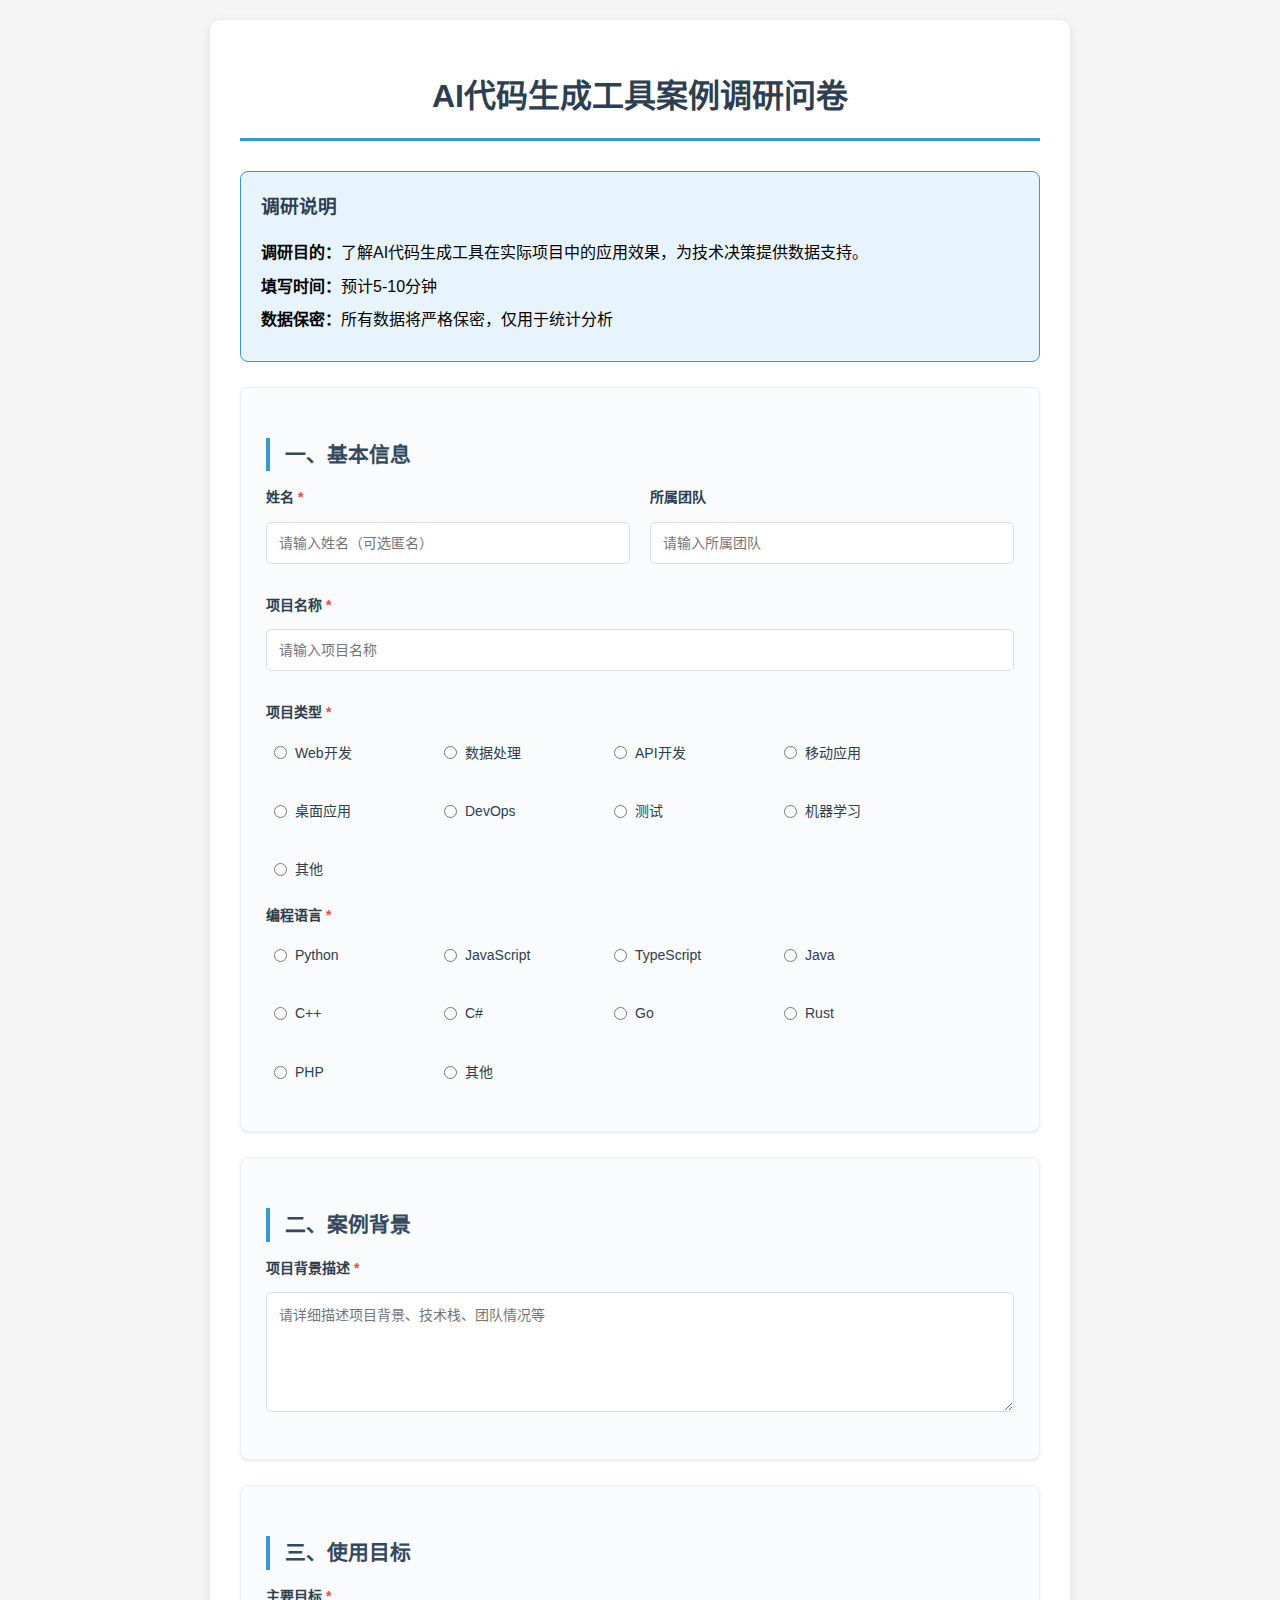
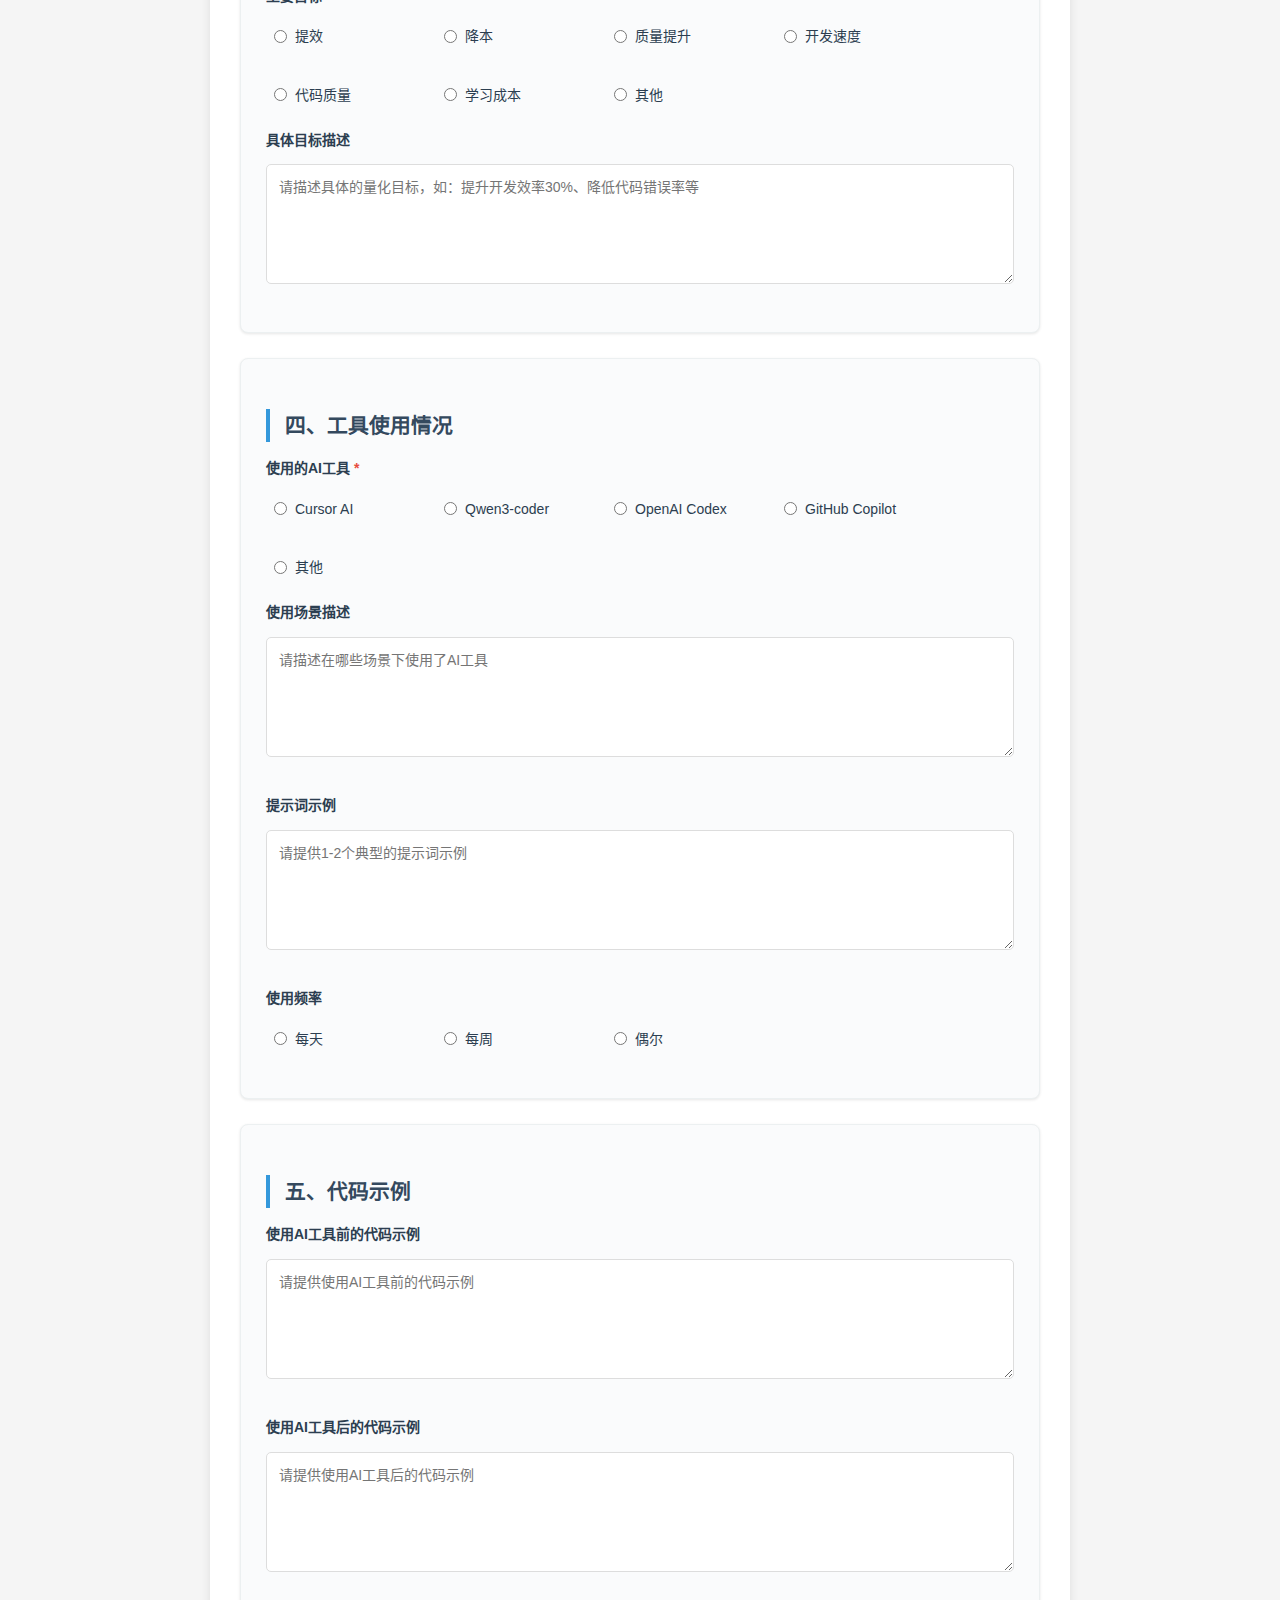
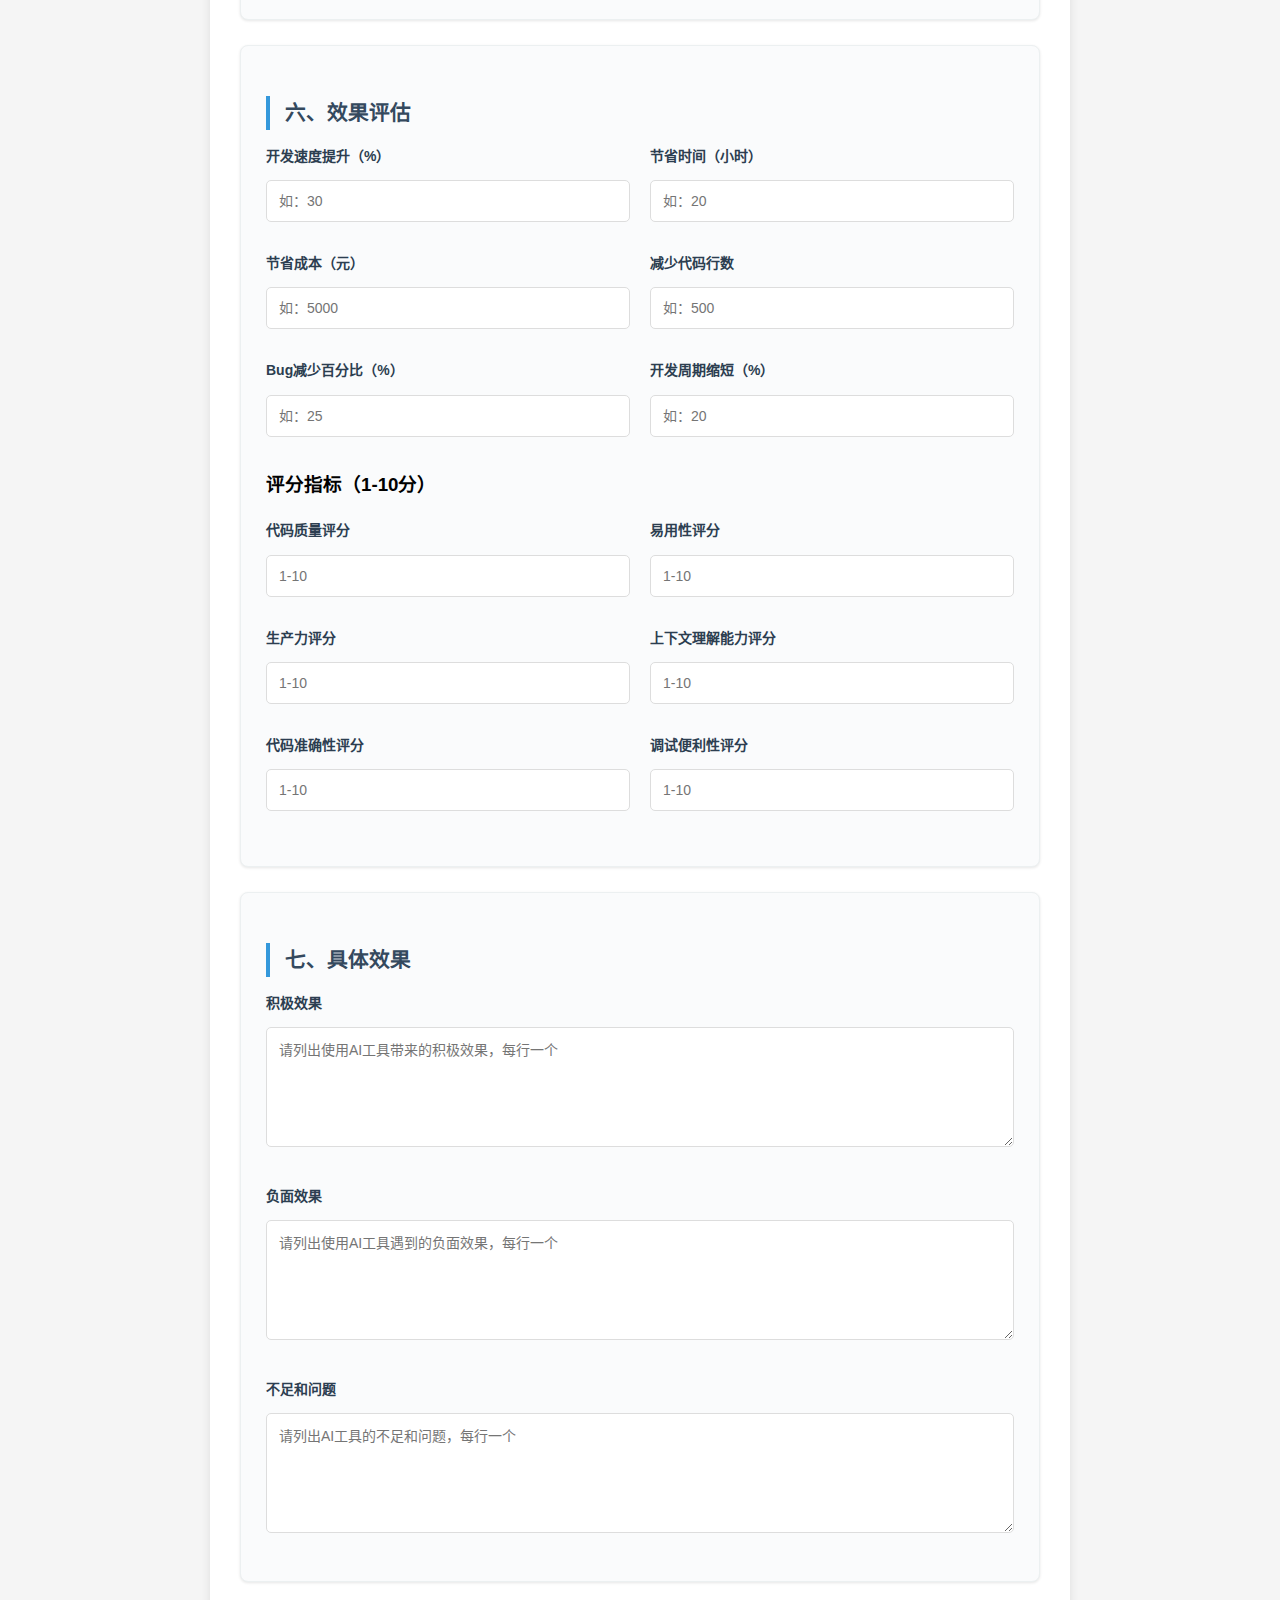
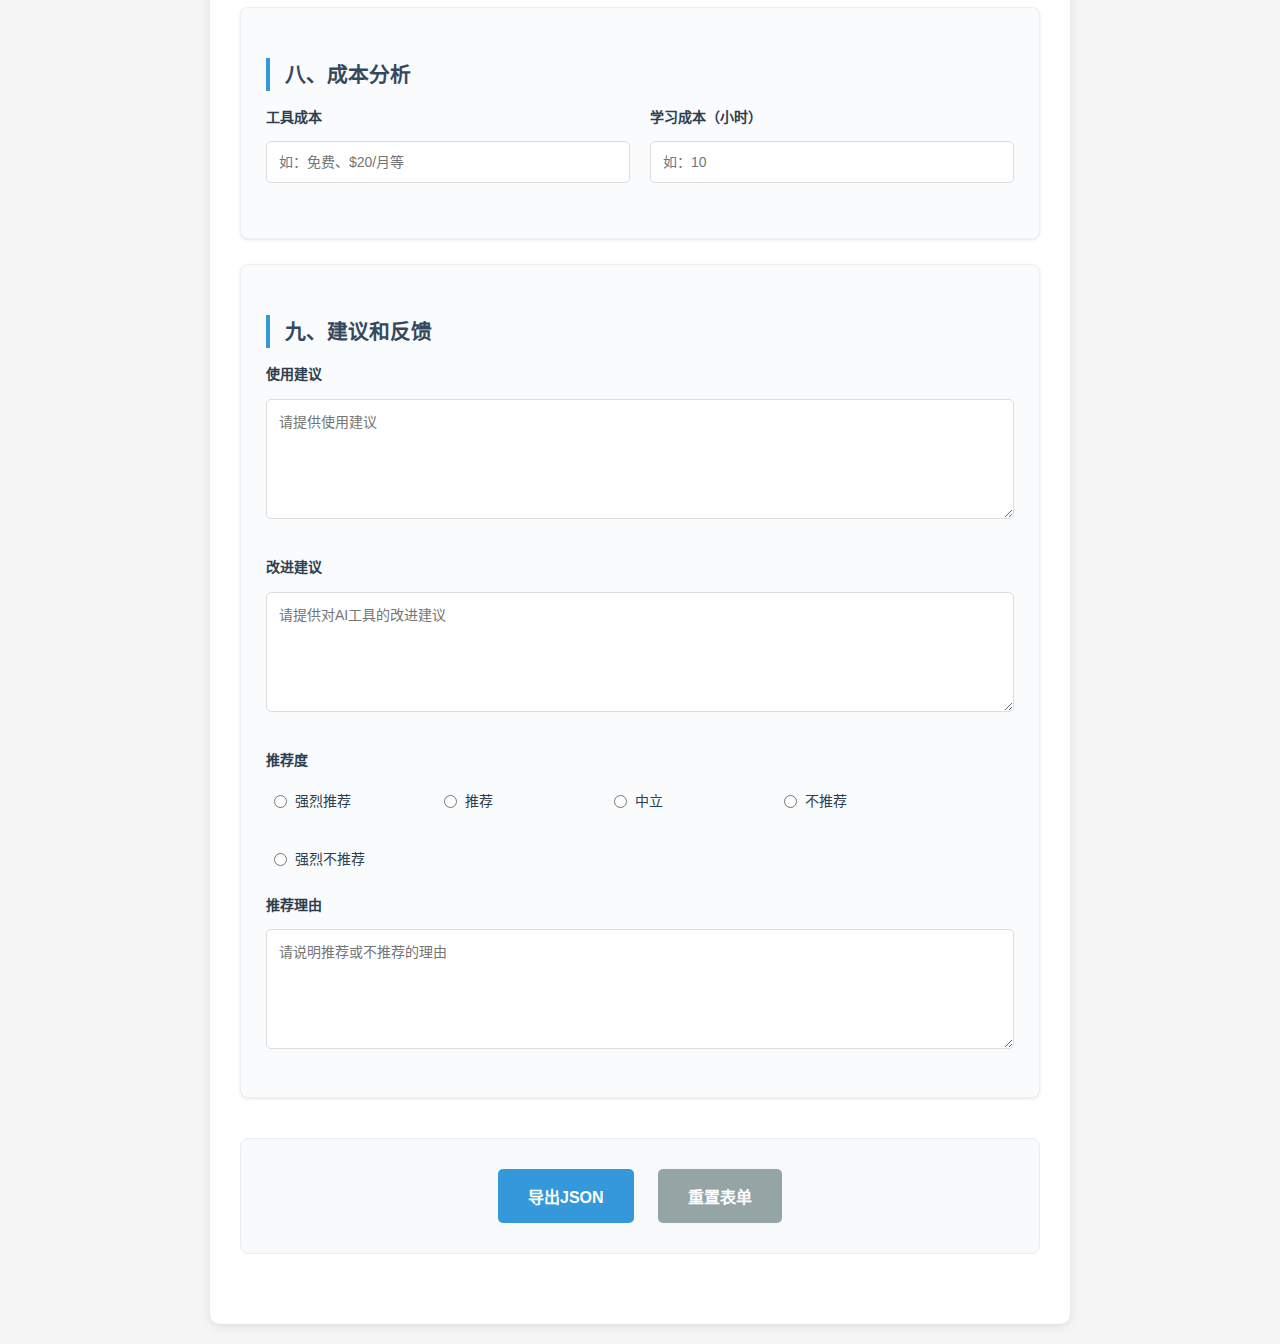
<file: index.html>
<!DOCTYPE html>
<html lang="zh-CN">
<head>
    <meta charset="UTF-8">
    <meta name="viewport" content="width=device-width, initial-scale=1.0">
    <title>AI代码生成工具案例调研问卷</title>
    <style>
        * {
            box-sizing: border-box;
        }
        
        body { 
            font-family: 'Microsoft YaHei', Arial, sans-serif; 
            max-width: 900px; 
            margin: 0 auto; 
            padding: 20px; 
            background-color: #f5f5f5;
            line-height: 1.6;
        }
        
        .container {
            background: white;
            padding: 30px;
            border-radius: 10px;
            box-shadow: 0 2px 10px rgba(0,0,0,0.1);
        }
        
        h1 { 
            color: #2c3e50; 
            text-align: center; 
            border-bottom: 3px solid #3498db; 
            padding-bottom: 15px;
            margin-bottom: 30px;
        }
        
        h2 { 
            color: #34495e; 
            border-left: 4px solid #3498db; 
            padding-left: 15px; 
            margin: 25px 0 15px 0;
            font-size: 1.3em;
        }
        
        .section { 
            border: 1px solid #ecf0f1; 
            margin: 25px 0; 
            padding: 25px; 
            border-radius: 8px; 
            background-color: #fafbfc;
            box-shadow: 0 1px 3px rgba(0,0,0,0.1);
        }
        
        label { 
            display: block; 
            margin: 15px 0 8px 0; 
            font-weight: bold; 
            color: #2c3e50;
            font-size: 14px;
        }
        
        input, select, textarea { 
            width: 100%; 
            padding: 12px; 
            margin: 5px 0 15px 0; 
            border: 1px solid #ddd; 
            border-radius: 5px; 
            font-size: 14px; 
            font-family: inherit;
        }
        
        input:focus, select:focus, textarea:focus {
            outline: none;
            border-color: #3498db;
            box-shadow: 0 0 5px rgba(52, 152, 219, 0.3);
        }
        
        textarea { 
            min-height: 120px; 
            resize: vertical;
            line-height: 1.5;
        }
        
        .radio-group { 
            display: flex; 
            flex-wrap: wrap; 
            gap: 20px; 
            margin: 10px 0 15px 0;
        }
        
        .radio-item { 
            display: flex; 
            align-items: center; 
            gap: 8px;
            min-width: 150px;
            padding: 8px;
            border-radius: 4px;
            transition: background-color 0.2s;
        }
        
        .radio-item:hover {
            background-color: #f8f9fa;
        }
        
        .radio-item input[type="radio"] {
            width: auto;
            margin: 0;
        }
        
        .radio-item label {
            margin: 0;
            font-weight: normal;
            cursor: pointer;
        }
        
        .other-input {
            display: none;
            margin-top: 10px;
            padding: 10px;
            background-color: #f8f9fa;
            border-radius: 5px;
            border: 1px solid #e9ecef;
        }
        
        .other-input.show {
            display: block;
        }
        
        .btn { 
            background: #3498db; 
            color: white; 
            padding: 15px 30px; 
            border: none; 
            border-radius: 5px; 
            cursor: pointer; 
            margin: 10px; 
            font-size: 16px;
            font-weight: bold;
            transition: background-color 0.3s;
            min-width: 120px;
        }
        
        .btn:hover { 
            background: #2980b9; 
            transform: translateY(-1px);
            box-shadow: 0 2px 5px rgba(0,0,0,0.2);
        }
        
        .btn-secondary {
            background: #95a5a6;
        }
        
        .btn-secondary:hover {
            background: #7f8c8d;
        }
        
        .required { 
            color: #e74c3c; 
            font-weight: bold;
        }
        
        .info-box {
            background-color: #e8f4fd;
            border: 1px solid #3498db;
            border-radius: 8px;
            padding: 20px;
            margin: 25px 0;
        }
        
        .info-box h3 {
            margin-top: 0;
            color: #2c3e50;
        }
        
        .info-box p {
            margin: 8px 0;
        }
        
        .button-container {
            text-align: center; 
            margin: 40px 0;
            padding: 20px;
            background-color: #f8f9fa;
            border-radius: 8px;
            border: 1px solid #e9ecef;
        }
        
        .form-row {
            display: flex;
            gap: 20px;
            margin-bottom: 15px;
        }
        
        .form-row > div {
            flex: 1;
        }
        
        .form-row label {
            margin-top: 0;
        }
        
        @media (max-width: 768px) {
            body {
                padding: 10px;
            }
            
            .container {
                padding: 20px;
            }
            
            .section {
                padding: 20px;
            }
            
            .radio-group {
                flex-direction: column;
                gap: 10px;
            }
            
            .form-row {
                flex-direction: column;
                gap: 10px;
            }
            
            .btn {
                width: 100%;
                margin: 5px 0;
            }
        }
    </style>
</head>
<body>
    <div class="container">
        <h1>AI代码生成工具案例调研问卷</h1>
        
        <div class="info-box">
            <h3>调研说明</h3>
            <p><strong>调研目的：</strong>了解AI代码生成工具在实际项目中的应用效果，为技术决策提供数据支持。</p>
            <p><strong>填写时间：</strong>预计5-10分钟</p>
            <p><strong>数据保密：</strong>所有数据将严格保密，仅用于统计分析</p>
        </div>

        <form id="surveyForm">
            <!-- 基本信息 -->
            <div class="section">
                <h2>一、基本信息</h2>
                
                <div class="form-row">
                    <div>
                        <label>姓名 <span class="required">*</span></label>
                        <input type="text" name="collector" placeholder="请输入姓名（可选匿名）" required>
                    </div>
                    <div>
                        <label>所属团队</label>
                        <input type="text" name="team" placeholder="请输入所属团队">
                    </div>
                </div>
                
                <label>项目名称 <span class="required">*</span></label>
                <input type="text" name="project_name" placeholder="请输入项目名称" required>
                
                <label>项目类型 <span class="required">*</span></label>
                <div class="radio-group">
                    <div class="radio-item">
                        <input type="radio" name="project_type" value="Web Development" id="web" required>
                        <label for="web">Web开发</label>
                    </div>
                    <div class="radio-item">
                        <input type="radio" name="project_type" value="Data Processing" id="data">
                        <label for="data">数据处理</label>
                    </div>
                    <div class="radio-item">
                        <input type="radio" name="project_type" value="API Development" id="api">
                        <label for="api">API开发</label>
                    </div>
                    <div class="radio-item">
                        <input type="radio" name="project_type" value="Mobile App" id="mobile">
                        <label for="mobile">移动应用</label>
                    </div>
                    <div class="radio-item">
                        <input type="radio" name="project_type" value="Desktop App" id="desktop">
                        <label for="desktop">桌面应用</label>
                    </div>
                    <div class="radio-item">
                        <input type="radio" name="project_type" value="DevOps" id="devops">
                        <label for="devops">DevOps</label>
                    </div>
                    <div class="radio-item">
                        <input type="radio" name="project_type" value="Testing" id="testing">
                        <label for="testing">测试</label>
                    </div>
                    <div class="radio-item">
                        <input type="radio" name="project_type" value="Machine Learning" id="ml">
                        <label for="ml">机器学习</label>
                    </div>
                    <div class="radio-item">
                        <input type="radio" name="project_type" value="Other" id="other" onchange="toggleOtherInput('project_type_other', this.checked)">
                        <label for="other">其他</label>
                    </div>
                </div>
                <div class="other-input" id="project_type_other">
                    <input type="text" name="project_type_other" placeholder="请指定项目类型">
                </div>
                
                <label>编程语言 <span class="required">*</span></label>
                <div class="radio-group">
                    <div class="radio-item">
                        <input type="radio" name="programming_language" value="Python" id="python" required>
                        <label for="python">Python</label>
                    </div>
                    <div class="radio-item">
                        <input type="radio" name="programming_language" value="JavaScript" id="js">
                        <label for="js">JavaScript</label>
                    </div>
                    <div class="radio-item">
                        <input type="radio" name="programming_language" value="TypeScript" id="ts">
                        <label for="ts">TypeScript</label>
                    </div>
                    <div class="radio-item">
                        <input type="radio" name="programming_language" value="Java" id="java">
                        <label for="java">Java</label>
                    </div>
                    <div class="radio-item">
                        <input type="radio" name="programming_language" value="C++" id="cpp">
                        <label for="cpp">C++</label>
                    </div>
                    <div class="radio-item">
                        <input type="radio" name="programming_language" value="C#" id="csharp">
                        <label for="csharp">C#</label>
                    </div>
                    <div class="radio-item">
                        <input type="radio" name="programming_language" value="Go" id="go">
                        <label for="go">Go</label>
                    </div>
                    <div class="radio-item">
                        <input type="radio" name="programming_language" value="Rust" id="rust">
                        <label for="rust">Rust</label>
                    </div>
                    <div class="radio-item">
                        <input type="radio" name="programming_language" value="PHP" id="php">
                        <label for="php">PHP</label>
                    </div>
                    <div class="radio-item">
                        <input type="radio" name="programming_language" value="Other" id="lang_other" onchange="toggleOtherInput('programming_language_other', this.checked)">
                        <label for="lang_other">其他</label>
                    </div>
                </div>
                <div class="other-input" id="programming_language_other">
                    <input type="text" name="programming_language_other" placeholder="请指定编程语言">
                </div>
            </div>

            <!-- 案例背景 -->
            <div class="section">
                <h2>二、案例背景</h2>
                <label>项目背景描述 <span class="required">*</span></label>
                <textarea name="case_background" placeholder="请详细描述项目背景、技术栈、团队情况等" required></textarea>
            </div>

            <!-- 使用目标 -->
            <div class="section">
                <h2>三、使用目标</h2>
                <label>主要目标 <span class="required">*</span></label>
                <div class="radio-group">
                    <div class="radio-item">
                        <input type="radio" name="primary_objective" value="Efficiency" id="efficiency" required>
                        <label for="efficiency">提效</label>
                    </div>
                    <div class="radio-item">
                        <input type="radio" name="primary_objective" value="Cost Reduction" id="cost">
                        <label for="cost">降本</label>
                    </div>
                    <div class="radio-item">
                        <input type="radio" name="primary_objective" value="Quality Improvement" id="quality">
                        <label for="quality">质量提升</label>
                    </div>
                    <div class="radio-item">
                        <input type="radio" name="primary_objective" value="Development Speed" id="speed">
                        <label for="speed">开发速度</label>
                    </div>
                    <div class="radio-item">
                        <input type="radio" name="primary_objective" value="Code Quality" id="code_quality">
                        <label for="code_quality">代码质量</label>
                    </div>
                    <div class="radio-item">
                        <input type="radio" name="primary_objective" value="Learning Cost" id="learning">
                        <label for="learning">学习成本</label>
                    </div>
                    <div class="radio-item">
                        <input type="radio" name="primary_objective" value="Other" id="obj_other" onchange="toggleOtherInput('primary_objective_other', this.checked)">
                        <label for="obj_other">其他</label>
                    </div>
                </div>
                <div class="other-input" id="primary_objective_other">
                    <input type="text" name="primary_objective_other" placeholder="请指定主要目标">
                </div>
                
                <label>具体目标描述</label>
                <textarea name="specific_goals" placeholder="请描述具体的量化目标，如：提升开发效率30%、降低代码错误率等"></textarea>
            </div>

            <!-- 工具使用 -->
            <div class="section">
                <h2>四、工具使用情况</h2>
                <label>使用的AI工具 <span class="required">*</span></label>
                <div class="radio-group">
                    <div class="radio-item">
                        <input type="radio" name="tool_used" value="Cursor AI" id="cursor" required>
                        <label for="cursor">Cursor AI</label>
                    </div>
                    <div class="radio-item">
                        <input type="radio" name="tool_used" value="Qwen3-coder" id="qwen">
                        <label for="qwen">Qwen3-coder</label>
                    </div>
                    <div class="radio-item">
                        <input type="radio" name="tool_used" value="OpenAI Codex" id="codex">
                        <label for="codex">OpenAI Codex</label>
                    </div>
                    <div class="radio-item">
                        <input type="radio" name="tool_used" value="GitHub Copilot" id="copilot">
                        <label for="copilot">GitHub Copilot</label>
                    </div>
                    <div class="radio-item">
                        <input type="radio" name="tool_used" value="Other" id="tool_other" onchange="toggleOtherInput('tool_used_other', this.checked)">
                        <label for="tool_other">其他</label>
                    </div>
                </div>
                <div class="other-input" id="tool_used_other">
                    <input type="text" name="tool_used_other" placeholder="请指定AI工具名称">
                </div>
                
                <label>使用场景描述</label>
                <textarea name="usage_scenario" placeholder="请描述在哪些场景下使用了AI工具"></textarea>
                
                <label>提示词示例</label>
                <textarea name="prompt_example" placeholder="请提供1-2个典型的提示词示例"></textarea>
                
                <label>使用频率</label>
                <div class="radio-group">
                    <div class="radio-item">
                        <input type="radio" name="usage_frequency" value="Daily" id="daily">
                        <label for="daily">每天</label>
                    </div>
                    <div class="radio-item">
                        <input type="radio" name="usage_frequency" value="Weekly" id="weekly">
                        <label for="weekly">每周</label>
                    </div>
                    <div class="radio-item">
                        <input type="radio" name="usage_frequency" value="Occasionally" id="occasionally">
                        <label for="occasionally">偶尔</label>
                    </div>
                </div>
            </div>

            <!-- 代码示例 -->
            <div class="section">
                <h2>五、代码示例</h2>
                <label>使用AI工具前的代码示例</label>
                <textarea name="code_example_before" placeholder="请提供使用AI工具前的代码示例"></textarea>
                
                <label>使用AI工具后的代码示例</label>
                <textarea name="code_example_after" placeholder="请提供使用AI工具后的代码示例"></textarea>
            </div>

            <!-- 效果评估 -->
            <div class="section">
                <h2>六、效果评估</h2>
                <div class="form-row">
                    <div>
                        <label>开发速度提升（%）</label>
                        <input type="number" name="development_speed_improvement" placeholder="如：30" min="0" max="1000">
                    </div>
                    <div>
                        <label>节省时间（小时）</label>
                        <input type="number" name="time_saved_hours" placeholder="如：20" min="0">
                    </div>
                </div>
                
                <div class="form-row">
                    <div>
                        <label>节省成本（元）</label>
                        <input type="number" name="cost_saved_yuan" placeholder="如：5000" min="0">
                    </div>
                    <div>
                        <label>减少代码行数</label>
                        <input type="number" name="lines_of_code_reduced" placeholder="如：500" min="0">
                    </div>
                </div>
                
                <div class="form-row">
                    <div>
                        <label>Bug减少百分比（%）</label>
                        <input type="number" name="bug_reduction_percentage" placeholder="如：25" min="0" max="100">
                    </div>
                    <div>
                        <label>开发周期缩短（%）</label>
                        <input type="number" name="development_cycle_reduction" placeholder="如：20" min="0" max="100">
                    </div>
                </div>
                
                <h3>评分指标（1-10分）</h3>
                <div class="form-row">
                    <div>
                        <label>代码质量评分</label>
                        <input type="number" name="code_quality_rating" min="1" max="10" placeholder="1-10">
                    </div>
                    <div>
                        <label>易用性评分</label>
                        <input type="number" name="ease_of_use_rating" min="1" max="10" placeholder="1-10">
                    </div>
                </div>
                
                <div class="form-row">
                    <div>
                        <label>生产力评分</label>
                        <input type="number" name="productivity_rating" min="1" max="10" placeholder="1-10">
                    </div>
                    <div>
                        <label>上下文理解能力评分</label>
                        <input type="number" name="context_understanding" min="1" max="10" placeholder="1-10">
                    </div>
                </div>
                
                <div class="form-row">
                    <div>
                        <label>代码准确性评分</label>
                        <input type="number" name="code_accuracy" min="1" max="10" placeholder="1-10">
                    </div>
                    <div>
                        <label>调试便利性评分</label>
                        <input type="number" name="debugging_ease" min="1" max="10" placeholder="1-10">
                    </div>
                </div>
            </div>

            <!-- 具体效果 -->
            <div class="section">
                <h2>七、具体效果</h2>
                <label>积极效果</label>
                <textarea name="positive_effects" placeholder="请列出使用AI工具带来的积极效果，每行一个"></textarea>
                
                <label>负面效果</label>
                <textarea name="negative_effects" placeholder="请列出使用AI工具遇到的负面效果，每行一个"></textarea>
                
                <label>不足和问题</label>
                <textarea name="limitations" placeholder="请列出AI工具的不足和问题，每行一个"></textarea>
            </div>

            <!-- 成本分析 -->
            <div class="section">
                <h2>八、成本分析</h2>
                <div class="form-row">
                    <div>
                        <label>工具成本</label>
                        <input type="text" name="tool_cost" placeholder="如：免费、$20/月等">
                    </div>
                    <div>
                        <label>学习成本（小时）</label>
                        <input type="number" name="learning_cost_hours" placeholder="如：10" min="0">
                    </div>
                </div>
            </div>

            <!-- 建议和反馈 -->
            <div class="section">
                <h2>九、建议和反馈</h2>
                <label>使用建议</label>
                <textarea name="suggestions" placeholder="请提供使用建议"></textarea>
                
                <label>改进建议</label>
                <textarea name="improvement_ideas" placeholder="请提供对AI工具的改进建议"></textarea>
                
                <label>推荐度</label>
                <div class="radio-group">
                    <div class="radio-item">
                        <input type="radio" name="recommend" value="Strongly Recommend" id="strong_rec">
                        <label for="strong_rec">强烈推荐</label>
                    </div>
                    <div class="radio-item">
                        <input type="radio" name="recommend" value="Recommend" id="rec">
                        <label for="rec">推荐</label>
                    </div>
                    <div class="radio-item">
                        <input type="radio" name="recommend" value="Neutral" id="neutral">
                        <label for="neutral">中立</label>
                    </div>
                    <div class="radio-item">
                        <input type="radio" name="recommend" value="Not Recommend" id="not_rec">
                        <label for="not_rec">不推荐</label>
                    </div>
                    <div class="radio-item">
                        <input type="radio" name="recommend" value="Strongly Not Recommend" id="strong_not_rec">
                        <label for="strong_not_rec">强烈不推荐</label>
                    </div>
                </div>
                
                <label>推荐理由</label>
                <textarea name="recommend_reason" placeholder="请说明推荐或不推荐的理由"></textarea>
            </div>

            <!-- 按钮 -->
            <div class="button-container">
                <button type="button" class="btn" onclick="exportJSON()">导出JSON</button>
                <button type="button" class="btn btn-secondary" onclick="resetForm()">重置表单</button>
            </div>
        </form>
    </div>

    <script>
        function toggleOtherInput(inputId, show) {
            const inputElement = document.getElementById(inputId);
            if (show) {
                inputElement.classList.add('show');
            } else {
                inputElement.classList.remove('show');
                inputElement.querySelector('input').value = '';
            }
        }

        function getFormData() {
            const form = document.getElementById('surveyForm');
            const formData = new FormData(form);
            const data = {};
            
            for (let [key, value] of formData.entries()) {
                if (value.trim() !== '') {
                    data[key] = value;
                }
            }
            
            // 处理"其他"选项
            const otherMappings = {
                'project_type_other': 'project_type',
                'programming_language_other': 'programming_language',
                'primary_objective_other': 'primary_objective',
                'tool_used_other': 'tool_used'
            };
            
            for (let [otherKey, mainKey] of Object.entries(otherMappings)) {
                if (data[otherKey]) {
                    data[mainKey] = data[otherKey];
                    delete data[otherKey];
                }
            }
            
            // 处理数组字段
            const arrayFields = ['positive_effects', 'negative_effects', 'limitations'];
            arrayFields.forEach(field => {
                if (data[field]) {
                    data[field] = data[field].split('\n').filter(line => line.trim() !== '');
                }
            });
            
            // 添加时间戳
            data.id = new Date().toISOString().replace(/[-:]/g, '').split('.')[0];
            data.collection_date = new Date().toISOString().replace('T', ' ').split('.')[0];
            
            return data;
        }

        function exportJSON() {
            const data = getFormData();
            const jsonString = JSON.stringify(data, null, 2);
            const blob = new Blob([jsonString], { type: 'application/json' });
            const url = URL.createObjectURL(blob);
            const a = document.createElement('a');
            a.href = url;
            a.download = `case_${data.collector || 'anonymous'}_${data.id}.json`;
            document.body.appendChild(a);
            a.click();
            document.body.removeChild(a);
            URL.revokeObjectURL(url);
        }

        function resetForm() {
            document.getElementById('surveyForm').reset();
            // 隐藏所有"其他"输入框
            document.querySelectorAll('.other-input').forEach(input => {
                input.classList.remove('show');
            });
        }
    </script>
</body>
</html>
</file>
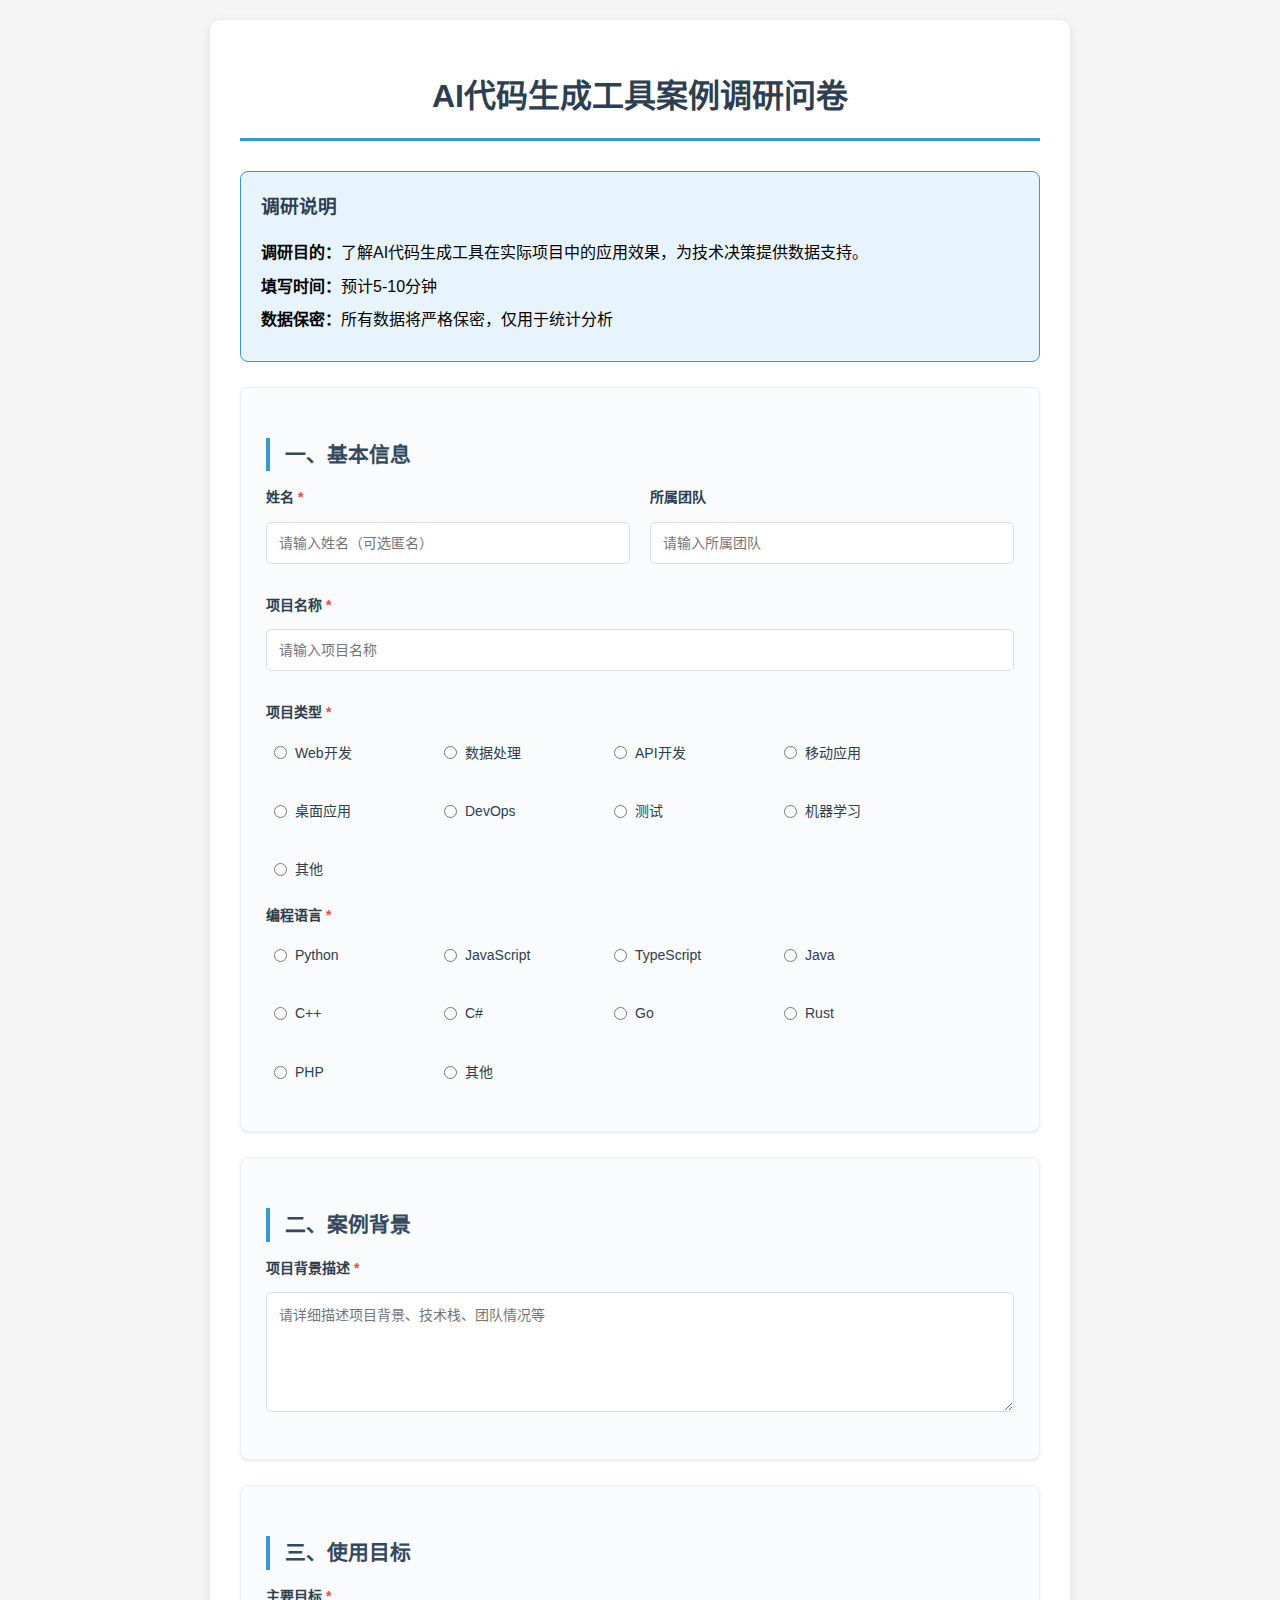
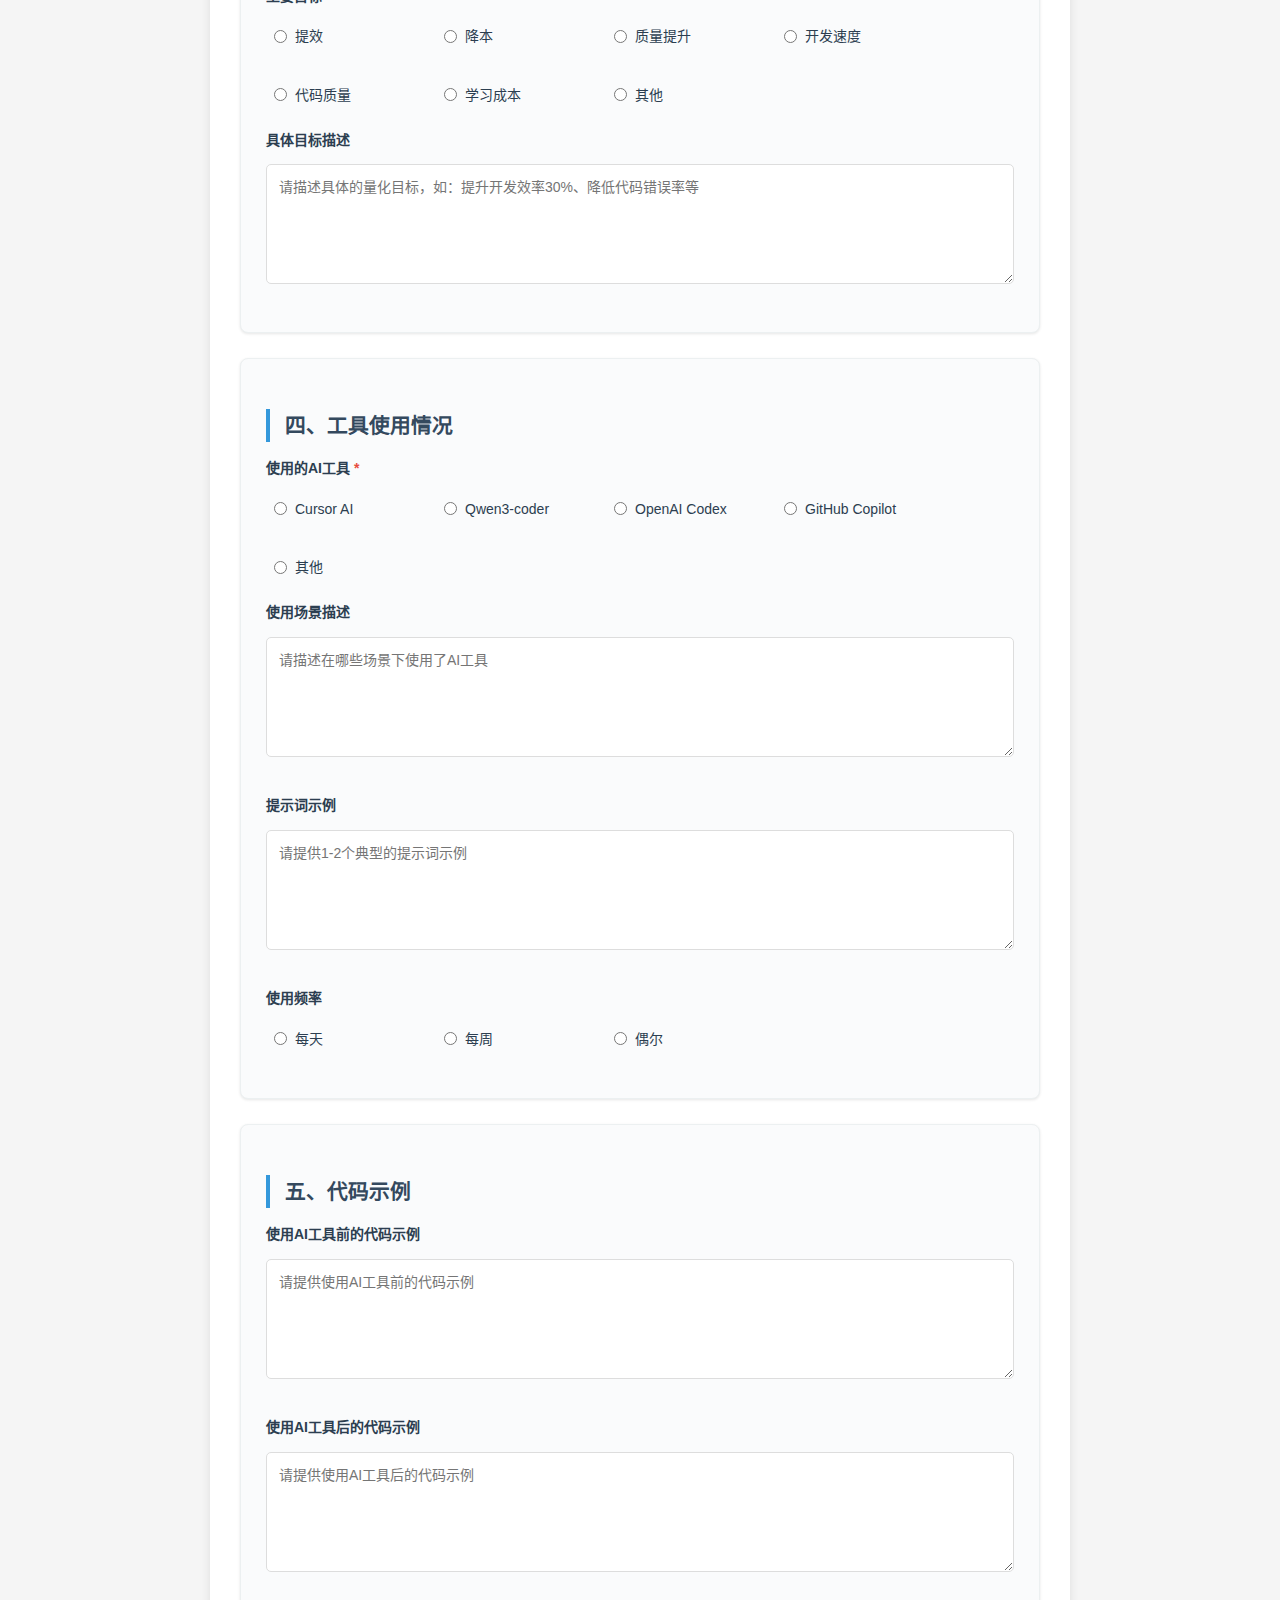
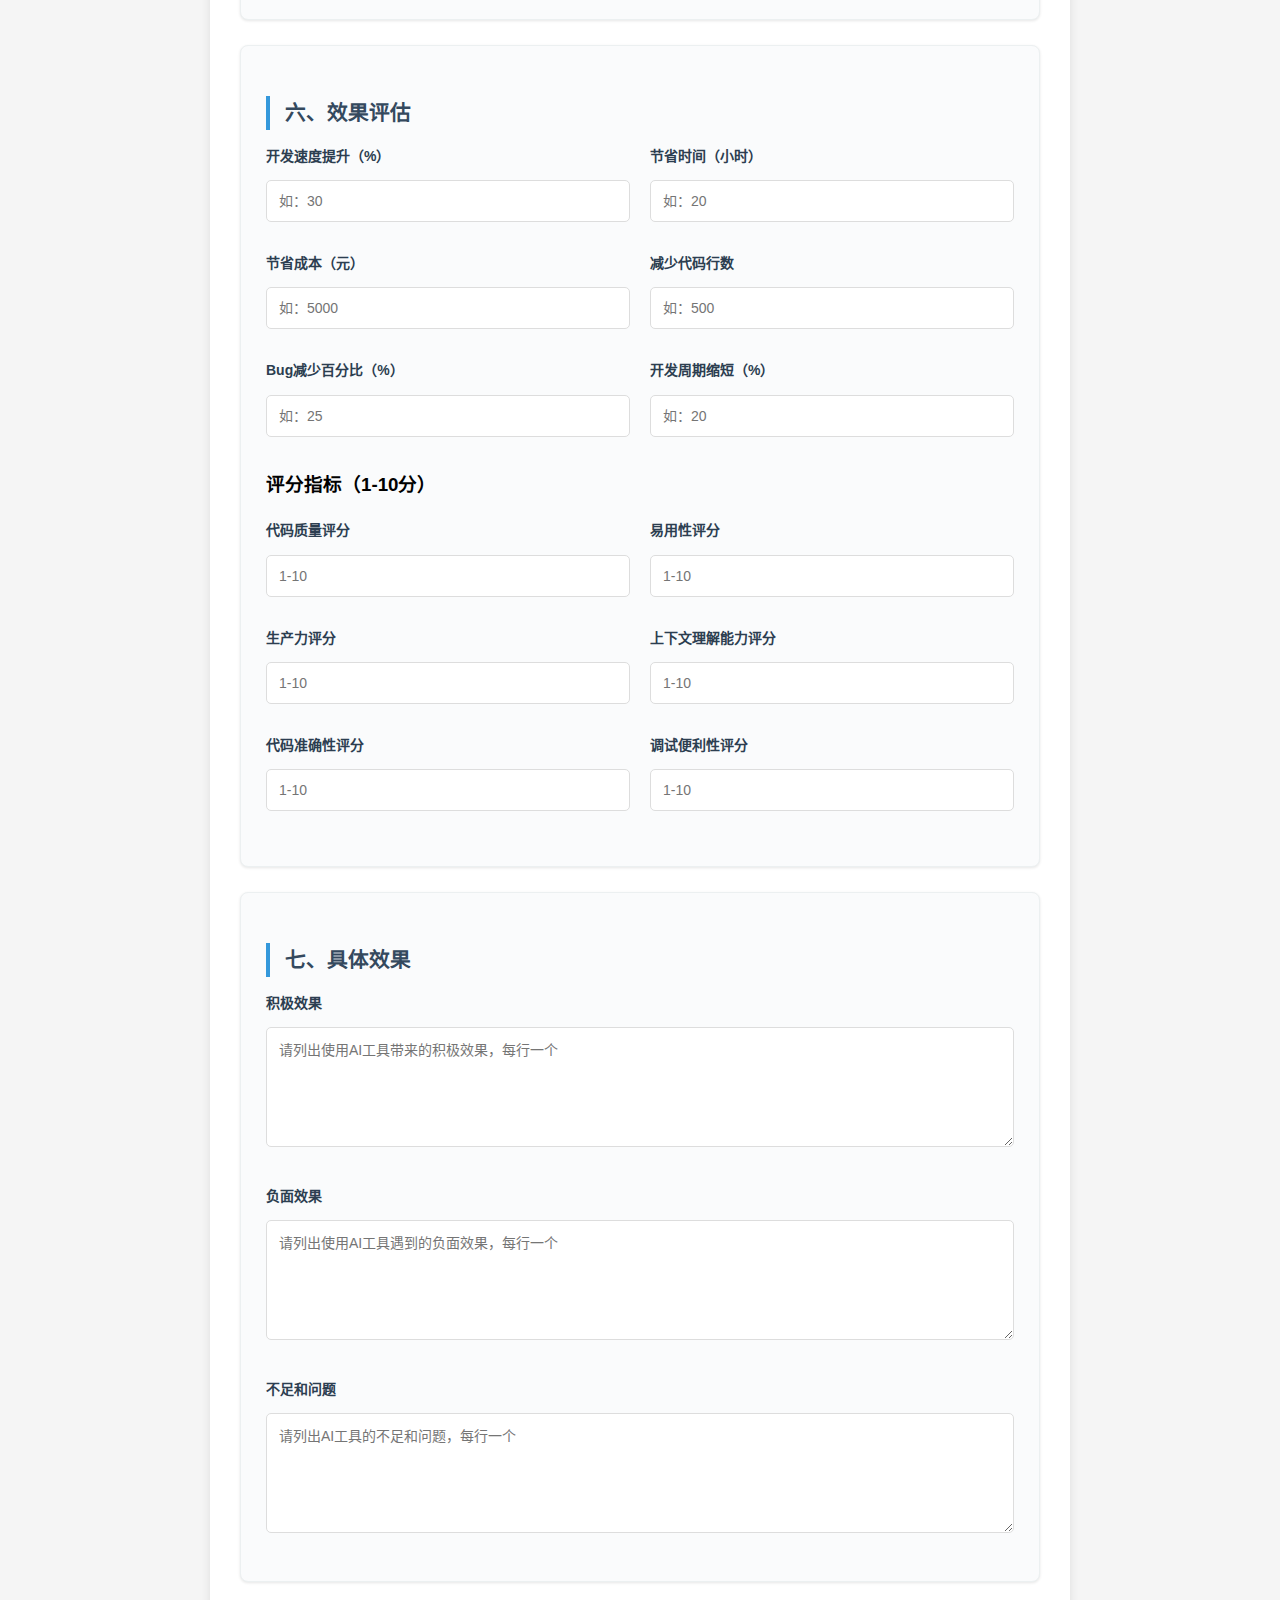
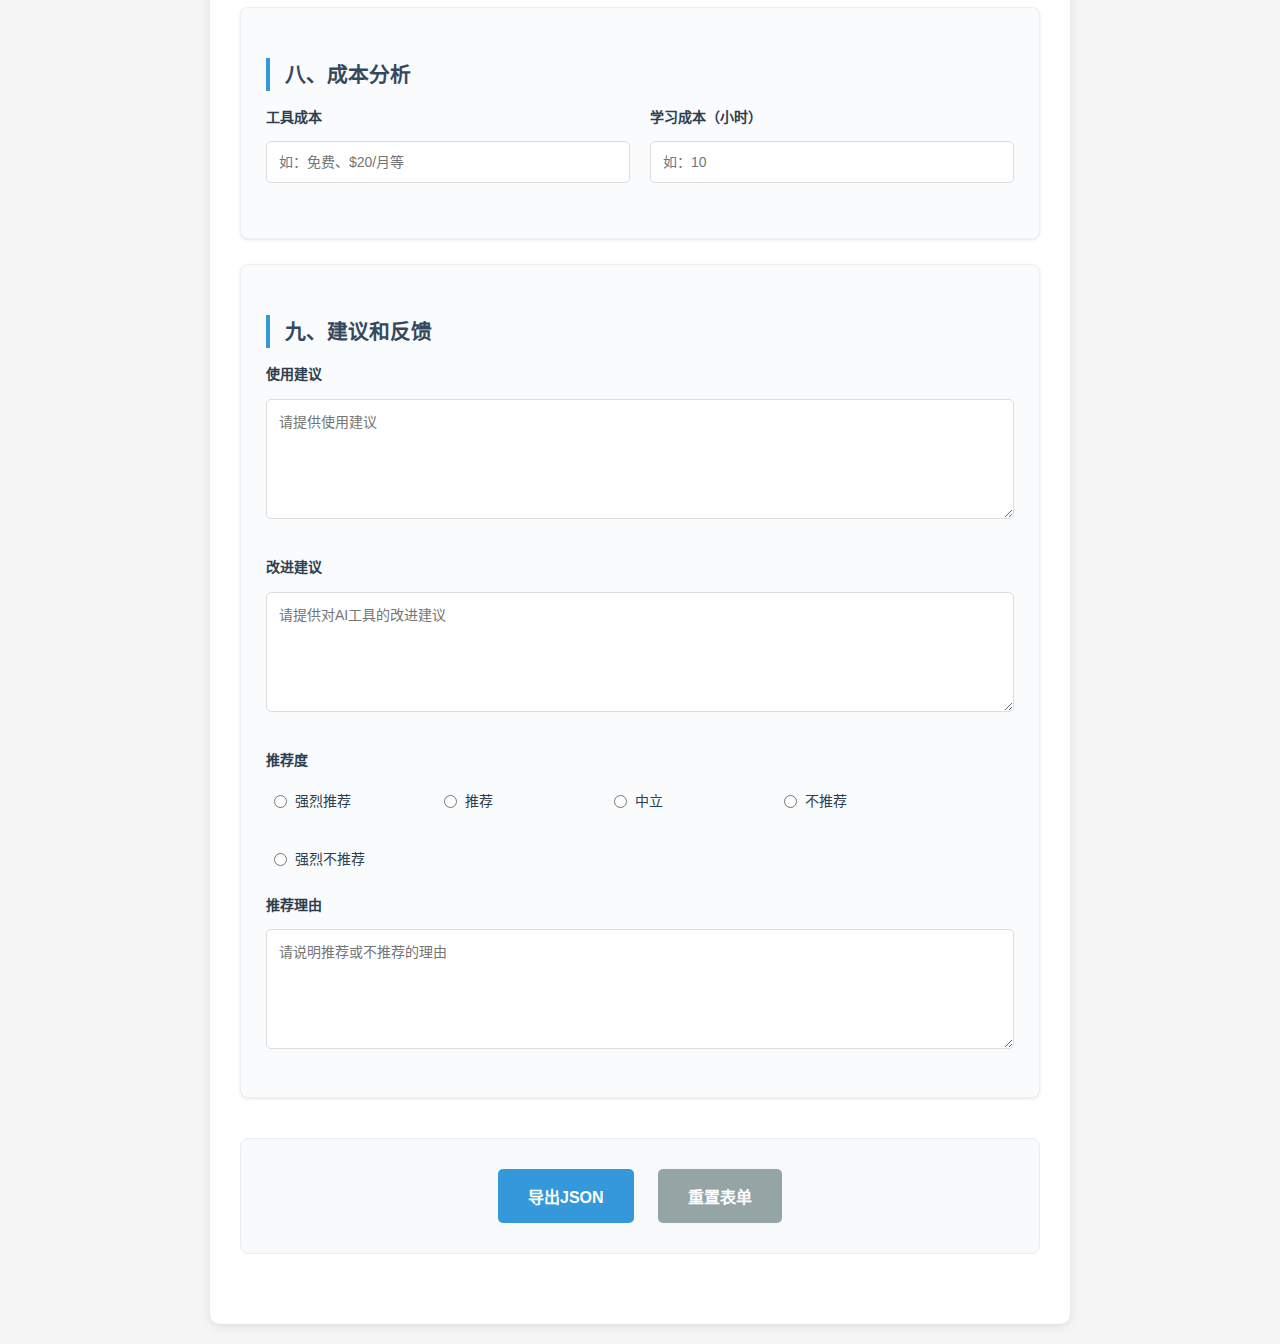
<file: AI代码生成工具案例调研问卷_优化版.html>
<!DOCTYPE html>
<html lang="zh-CN">
<head>
    <meta charset="UTF-8">
    <meta name="viewport" content="width=device-width, initial-scale=1.0">
    <title>AI代码生成工具案例调研问卷</title>
    <style>
        * {
            box-sizing: border-box;
        }
        
        body { 
            font-family: 'Microsoft YaHei', Arial, sans-serif; 
            max-width: 900px; 
            margin: 0 auto; 
            padding: 20px; 
            background-color: #f5f5f5;
            line-height: 1.6;
        }
        
        .container {
            background: white;
            padding: 30px;
            border-radius: 10px;
            box-shadow: 0 2px 10px rgba(0,0,0,0.1);
        }
        
        h1 { 
            color: #2c3e50; 
            text-align: center; 
            border-bottom: 3px solid #3498db; 
            padding-bottom: 15px;
            margin-bottom: 30px;
        }
        
        h2 { 
            color: #34495e; 
            border-left: 4px solid #3498db; 
            padding-left: 15px; 
            margin: 25px 0 15px 0;
            font-size: 1.3em;
        }
        
        .section { 
            border: 1px solid #ecf0f1; 
            margin: 25px 0; 
            padding: 25px; 
            border-radius: 8px; 
            background-color: #fafbfc;
            box-shadow: 0 1px 3px rgba(0,0,0,0.1);
        }
        
        label { 
            display: block; 
            margin: 15px 0 8px 0; 
            font-weight: bold; 
            color: #2c3e50;
            font-size: 14px;
        }
        
        input, select, textarea { 
            width: 100%; 
            padding: 12px; 
            margin: 5px 0 15px 0; 
            border: 1px solid #ddd; 
            border-radius: 5px; 
            font-size: 14px; 
            font-family: inherit;
        }
        
        input:focus, select:focus, textarea:focus {
            outline: none;
            border-color: #3498db;
            box-shadow: 0 0 5px rgba(52, 152, 219, 0.3);
        }
        
        textarea { 
            min-height: 120px; 
            resize: vertical;
            line-height: 1.5;
        }
        
        .radio-group { 
            display: flex; 
            flex-wrap: wrap; 
            gap: 20px; 
            margin: 10px 0 15px 0;
        }
        
        .radio-item { 
            display: flex; 
            align-items: center; 
            gap: 8px;
            min-width: 150px;
            padding: 8px;
            border-radius: 4px;
            transition: background-color 0.2s;
        }
        
        .radio-item:hover {
            background-color: #f8f9fa;
        }
        
        .radio-item input[type="radio"] {
            width: auto;
            margin: 0;
        }
        
        .radio-item label {
            margin: 0;
            font-weight: normal;
            cursor: pointer;
        }
        
        .other-input {
            display: none;
            margin-top: 10px;
            padding: 10px;
            background-color: #f8f9fa;
            border-radius: 5px;
            border: 1px solid #e9ecef;
        }
        
        .other-input.show {
            display: block;
        }
        
        .btn { 
            background: #3498db; 
            color: white; 
            padding: 15px 30px; 
            border: none; 
            border-radius: 5px; 
            cursor: pointer; 
            margin: 10px; 
            font-size: 16px;
            font-weight: bold;
            transition: background-color 0.3s;
            min-width: 120px;
        }
        
        .btn:hover { 
            background: #2980b9; 
            transform: translateY(-1px);
            box-shadow: 0 2px 5px rgba(0,0,0,0.2);
        }
        
        .btn-secondary {
            background: #95a5a6;
        }
        
        .btn-secondary:hover {
            background: #7f8c8d;
        }
        
        .required { 
            color: #e74c3c; 
            font-weight: bold;
        }
        
        .info-box {
            background-color: #e8f4fd;
            border: 1px solid #3498db;
            border-radius: 8px;
            padding: 20px;
            margin: 25px 0;
        }
        
        .info-box h3 {
            margin-top: 0;
            color: #2c3e50;
        }
        
        .info-box p {
            margin: 8px 0;
        }
        
        .button-container {
            text-align: center; 
            margin: 40px 0;
            padding: 20px;
            background-color: #f8f9fa;
            border-radius: 8px;
            border: 1px solid #e9ecef;
        }
        
        .form-row {
            display: flex;
            gap: 20px;
            margin-bottom: 15px;
        }
        
        .form-row > div {
            flex: 1;
        }
        
        .form-row label {
            margin-top: 0;
        }
        
        @media (max-width: 768px) {
            body {
                padding: 10px;
            }
            
            .container {
                padding: 20px;
            }
            
            .section {
                padding: 20px;
            }
            
            .radio-group {
                flex-direction: column;
                gap: 10px;
            }
            
            .form-row {
                flex-direction: column;
                gap: 10px;
            }
            
            .btn {
                width: 100%;
                margin: 5px 0;
            }
        }
    </style>
</head>
<body>
    <div class="container">
        <h1>AI代码生成工具案例调研问卷</h1>
        
        <div class="info-box">
            <h3>调研说明</h3>
            <p><strong>调研目的：</strong>了解AI代码生成工具在实际项目中的应用效果，为技术决策提供数据支持。</p>
            <p><strong>填写时间：</strong>预计5-10分钟</p>
            <p><strong>数据保密：</strong>所有数据将严格保密，仅用于统计分析</p>
        </div>

        <form id="surveyForm">
            <!-- 基本信息 -->
            <div class="section">
                <h2>一、基本信息</h2>
                
                <div class="form-row">
                    <div>
                        <label>姓名 <span class="required">*</span></label>
                        <input type="text" name="collector" placeholder="请输入姓名（可选匿名）" required>
                    </div>
                    <div>
                        <label>所属团队</label>
                        <input type="text" name="team" placeholder="请输入所属团队">
                    </div>
                </div>
                
                <label>项目名称 <span class="required">*</span></label>
                <input type="text" name="project_name" placeholder="请输入项目名称" required>
                
                <label>项目类型 <span class="required">*</span></label>
                <div class="radio-group">
                    <div class="radio-item">
                        <input type="radio" name="project_type" value="Web Development" id="web" required>
                        <label for="web">Web开发</label>
                    </div>
                    <div class="radio-item">
                        <input type="radio" name="project_type" value="Data Processing" id="data">
                        <label for="data">数据处理</label>
                    </div>
                    <div class="radio-item">
                        <input type="radio" name="project_type" value="API Development" id="api">
                        <label for="api">API开发</label>
                    </div>
                    <div class="radio-item">
                        <input type="radio" name="project_type" value="Mobile App" id="mobile">
                        <label for="mobile">移动应用</label>
                    </div>
                    <div class="radio-item">
                        <input type="radio" name="project_type" value="Desktop App" id="desktop">
                        <label for="desktop">桌面应用</label>
                    </div>
                    <div class="radio-item">
                        <input type="radio" name="project_type" value="DevOps" id="devops">
                        <label for="devops">DevOps</label>
                    </div>
                    <div class="radio-item">
                        <input type="radio" name="project_type" value="Testing" id="testing">
                        <label for="testing">测试</label>
                    </div>
                    <div class="radio-item">
                        <input type="radio" name="project_type" value="Machine Learning" id="ml">
                        <label for="ml">机器学习</label>
                    </div>
                    <div class="radio-item">
                        <input type="radio" name="project_type" value="Other" id="other" onchange="toggleOtherInput('project_type_other', this.checked)">
                        <label for="other">其他</label>
                    </div>
                </div>
                <div class="other-input" id="project_type_other">
                    <input type="text" name="project_type_other" placeholder="请指定项目类型">
                </div>
                
                <label>编程语言 <span class="required">*</span></label>
                <div class="radio-group">
                    <div class="radio-item">
                        <input type="radio" name="programming_language" value="Python" id="python" required>
                        <label for="python">Python</label>
                    </div>
                    <div class="radio-item">
                        <input type="radio" name="programming_language" value="JavaScript" id="js">
                        <label for="js">JavaScript</label>
                    </div>
                    <div class="radio-item">
                        <input type="radio" name="programming_language" value="TypeScript" id="ts">
                        <label for="ts">TypeScript</label>
                    </div>
                    <div class="radio-item">
                        <input type="radio" name="programming_language" value="Java" id="java">
                        <label for="java">Java</label>
                    </div>
                    <div class="radio-item">
                        <input type="radio" name="programming_language" value="C++" id="cpp">
                        <label for="cpp">C++</label>
                    </div>
                    <div class="radio-item">
                        <input type="radio" name="programming_language" value="C#" id="csharp">
                        <label for="csharp">C#</label>
                    </div>
                    <div class="radio-item">
                        <input type="radio" name="programming_language" value="Go" id="go">
                        <label for="go">Go</label>
                    </div>
                    <div class="radio-item">
                        <input type="radio" name="programming_language" value="Rust" id="rust">
                        <label for="rust">Rust</label>
                    </div>
                    <div class="radio-item">
                        <input type="radio" name="programming_language" value="PHP" id="php">
                        <label for="php">PHP</label>
                    </div>
                    <div class="radio-item">
                        <input type="radio" name="programming_language" value="Other" id="lang_other" onchange="toggleOtherInput('programming_language_other', this.checked)">
                        <label for="lang_other">其他</label>
                    </div>
                </div>
                <div class="other-input" id="programming_language_other">
                    <input type="text" name="programming_language_other" placeholder="请指定编程语言">
                </div>
            </div>

            <!-- 案例背景 -->
            <div class="section">
                <h2>二、案例背景</h2>
                <label>项目背景描述 <span class="required">*</span></label>
                <textarea name="case_background" placeholder="请详细描述项目背景、技术栈、团队情况等" required></textarea>
            </div>

            <!-- 使用目标 -->
            <div class="section">
                <h2>三、使用目标</h2>
                <label>主要目标 <span class="required">*</span></label>
                <div class="radio-group">
                    <div class="radio-item">
                        <input type="radio" name="primary_objective" value="Efficiency" id="efficiency" required>
                        <label for="efficiency">提效</label>
                    </div>
                    <div class="radio-item">
                        <input type="radio" name="primary_objective" value="Cost Reduction" id="cost">
                        <label for="cost">降本</label>
                    </div>
                    <div class="radio-item">
                        <input type="radio" name="primary_objective" value="Quality Improvement" id="quality">
                        <label for="quality">质量提升</label>
                    </div>
                    <div class="radio-item">
                        <input type="radio" name="primary_objective" value="Development Speed" id="speed">
                        <label for="speed">开发速度</label>
                    </div>
                    <div class="radio-item">
                        <input type="radio" name="primary_objective" value="Code Quality" id="code_quality">
                        <label for="code_quality">代码质量</label>
                    </div>
                    <div class="radio-item">
                        <input type="radio" name="primary_objective" value="Learning Cost" id="learning">
                        <label for="learning">学习成本</label>
                    </div>
                    <div class="radio-item">
                        <input type="radio" name="primary_objective" value="Other" id="obj_other" onchange="toggleOtherInput('primary_objective_other', this.checked)">
                        <label for="obj_other">其他</label>
                    </div>
                </div>
                <div class="other-input" id="primary_objective_other">
                    <input type="text" name="primary_objective_other" placeholder="请指定主要目标">
                </div>
                
                <label>具体目标描述</label>
                <textarea name="specific_goals" placeholder="请描述具体的量化目标，如：提升开发效率30%、降低代码错误率等"></textarea>
            </div>

            <!-- 工具使用 -->
            <div class="section">
                <h2>四、工具使用情况</h2>
                <label>使用的AI工具 <span class="required">*</span></label>
                <div class="radio-group">
                    <div class="radio-item">
                        <input type="radio" name="tool_used" value="Cursor AI" id="cursor" required>
                        <label for="cursor">Cursor AI</label>
                    </div>
                    <div class="radio-item">
                        <input type="radio" name="tool_used" value="Qwen3-coder" id="qwen">
                        <label for="qwen">Qwen3-coder</label>
                    </div>
                    <div class="radio-item">
                        <input type="radio" name="tool_used" value="OpenAI Codex" id="codex">
                        <label for="codex">OpenAI Codex</label>
                    </div>
                    <div class="radio-item">
                        <input type="radio" name="tool_used" value="GitHub Copilot" id="copilot">
                        <label for="copilot">GitHub Copilot</label>
                    </div>
                    <div class="radio-item">
                        <input type="radio" name="tool_used" value="Other" id="tool_other" onchange="toggleOtherInput('tool_used_other', this.checked)">
                        <label for="tool_other">其他</label>
                    </div>
                </div>
                <div class="other-input" id="tool_used_other">
                    <input type="text" name="tool_used_other" placeholder="请指定AI工具名称">
                </div>
                
                <label>使用场景描述</label>
                <textarea name="usage_scenario" placeholder="请描述在哪些场景下使用了AI工具"></textarea>
                
                <label>提示词示例</label>
                <textarea name="prompt_example" placeholder="请提供1-2个典型的提示词示例"></textarea>
                
                <label>使用频率</label>
                <div class="radio-group">
                    <div class="radio-item">
                        <input type="radio" name="usage_frequency" value="Daily" id="daily">
                        <label for="daily">每天</label>
                    </div>
                    <div class="radio-item">
                        <input type="radio" name="usage_frequency" value="Weekly" id="weekly">
                        <label for="weekly">每周</label>
                    </div>
                    <div class="radio-item">
                        <input type="radio" name="usage_frequency" value="Occasionally" id="occasionally">
                        <label for="occasionally">偶尔</label>
                    </div>
                </div>
            </div>

            <!-- 代码示例 -->
            <div class="section">
                <h2>五、代码示例</h2>
                <label>使用AI工具前的代码示例</label>
                <textarea name="code_example_before" placeholder="请提供使用AI工具前的代码示例"></textarea>
                
                <label>使用AI工具后的代码示例</label>
                <textarea name="code_example_after" placeholder="请提供使用AI工具后的代码示例"></textarea>
            </div>

            <!-- 效果评估 -->
            <div class="section">
                <h2>六、效果评估</h2>
                <div class="form-row">
                    <div>
                        <label>开发速度提升（%）</label>
                        <input type="number" name="development_speed_improvement" placeholder="如：30" min="0" max="1000">
                    </div>
                    <div>
                        <label>节省时间（小时）</label>
                        <input type="number" name="time_saved_hours" placeholder="如：20" min="0">
                    </div>
                </div>
                
                <div class="form-row">
                    <div>
                        <label>节省成本（元）</label>
                        <input type="number" name="cost_saved_yuan" placeholder="如：5000" min="0">
                    </div>
                    <div>
                        <label>减少代码行数</label>
                        <input type="number" name="lines_of_code_reduced" placeholder="如：500" min="0">
                    </div>
                </div>
                
                <div class="form-row">
                    <div>
                        <label>Bug减少百分比（%）</label>
                        <input type="number" name="bug_reduction_percentage" placeholder="如：25" min="0" max="100">
                    </div>
                    <div>
                        <label>开发周期缩短（%）</label>
                        <input type="number" name="development_cycle_reduction" placeholder="如：20" min="0" max="100">
                    </div>
                </div>
                
                <h3>评分指标（1-10分）</h3>
                <div class="form-row">
                    <div>
                        <label>代码质量评分</label>
                        <input type="number" name="code_quality_rating" min="1" max="10" placeholder="1-10">
                    </div>
                    <div>
                        <label>易用性评分</label>
                        <input type="number" name="ease_of_use_rating" min="1" max="10" placeholder="1-10">
                    </div>
                </div>
                
                <div class="form-row">
                    <div>
                        <label>生产力评分</label>
                        <input type="number" name="productivity_rating" min="1" max="10" placeholder="1-10">
                    </div>
                    <div>
                        <label>上下文理解能力评分</label>
                        <input type="number" name="context_understanding" min="1" max="10" placeholder="1-10">
                    </div>
                </div>
                
                <div class="form-row">
                    <div>
                        <label>代码准确性评分</label>
                        <input type="number" name="code_accuracy" min="1" max="10" placeholder="1-10">
                    </div>
                    <div>
                        <label>调试便利性评分</label>
                        <input type="number" name="debugging_ease" min="1" max="10" placeholder="1-10">
                    </div>
                </div>
            </div>

            <!-- 具体效果 -->
            <div class="section">
                <h2>七、具体效果</h2>
                <label>积极效果</label>
                <textarea name="positive_effects" placeholder="请列出使用AI工具带来的积极效果，每行一个"></textarea>
                
                <label>负面效果</label>
                <textarea name="negative_effects" placeholder="请列出使用AI工具遇到的负面效果，每行一个"></textarea>
                
                <label>不足和问题</label>
                <textarea name="limitations" placeholder="请列出AI工具的不足和问题，每行一个"></textarea>
            </div>

            <!-- 成本分析 -->
            <div class="section">
                <h2>八、成本分析</h2>
                <div class="form-row">
                    <div>
                        <label>工具成本</label>
                        <input type="text" name="tool_cost" placeholder="如：免费、$20/月等">
                    </div>
                    <div>
                        <label>学习成本（小时）</label>
                        <input type="number" name="learning_cost_hours" placeholder="如：10" min="0">
                    </div>
                </div>
            </div>

            <!-- 建议和反馈 -->
            <div class="section">
                <h2>九、建议和反馈</h2>
                <label>使用建议</label>
                <textarea name="suggestions" placeholder="请提供使用建议"></textarea>
                
                <label>改进建议</label>
                <textarea name="improvement_ideas" placeholder="请提供对AI工具的改进建议"></textarea>
                
                <label>推荐度</label>
                <div class="radio-group">
                    <div class="radio-item">
                        <input type="radio" name="recommend" value="Strongly Recommend" id="strong_rec">
                        <label for="strong_rec">强烈推荐</label>
                    </div>
                    <div class="radio-item">
                        <input type="radio" name="recommend" value="Recommend" id="rec">
                        <label for="rec">推荐</label>
                    </div>
                    <div class="radio-item">
                        <input type="radio" name="recommend" value="Neutral" id="neutral">
                        <label for="neutral">中立</label>
                    </div>
                    <div class="radio-item">
                        <input type="radio" name="recommend" value="Not Recommend" id="not_rec">
                        <label for="not_rec">不推荐</label>
                    </div>
                    <div class="radio-item">
                        <input type="radio" name="recommend" value="Strongly Not Recommend" id="strong_not_rec">
                        <label for="strong_not_rec">强烈不推荐</label>
                    </div>
                </div>
                
                <label>推荐理由</label>
                <textarea name="recommend_reason" placeholder="请说明推荐或不推荐的理由"></textarea>
            </div>

            <!-- 按钮 -->
            <div class="button-container">
                <button type="button" class="btn" onclick="exportJSON()">导出JSON</button>
                <button type="button" class="btn btn-secondary" onclick="resetForm()">重置表单</button>
            </div>
        </form>
    </div>

    <script>
        function toggleOtherInput(inputId, show) {
            const inputElement = document.getElementById(inputId);
            if (show) {
                inputElement.classList.add('show');
            } else {
                inputElement.classList.remove('show');
                inputElement.querySelector('input').value = '';
            }
        }

        function getFormData() {
            const form = document.getElementById('surveyForm');
            const formData = new FormData(form);
            const data = {};
            
            for (let [key, value] of formData.entries()) {
                if (value.trim() !== '') {
                    data[key] = value;
                }
            }
            
            // 处理"其他"选项
            const otherMappings = {
                'project_type_other': 'project_type',
                'programming_language_other': 'programming_language',
                'primary_objective_other': 'primary_objective',
                'tool_used_other': 'tool_used'
            };
            
            for (let [otherKey, mainKey] of Object.entries(otherMappings)) {
                if (data[otherKey]) {
                    data[mainKey] = data[otherKey];
                    delete data[otherKey];
                }
            }
            
            // 处理数组字段
            const arrayFields = ['positive_effects', 'negative_effects', 'limitations'];
            arrayFields.forEach(field => {
                if (data[field]) {
                    data[field] = data[field].split('\n').filter(line => line.trim() !== '');
                }
            });
            
            // 添加时间戳
            data.id = new Date().toISOString().replace(/[-:]/g, '').split('.')[0];
            data.collection_date = new Date().toISOString().replace('T', ' ').split('.')[0];
            
            return data;
        }

        function exportJSON() {
            const data = getFormData();
            const jsonString = JSON.stringify(data, null, 2);
            const blob = new Blob([jsonString], { type: 'application/json' });
            const url = URL.createObjectURL(blob);
            const a = document.createElement('a');
            a.href = url;
            a.download = `case_${data.collector || 'anonymous'}_${data.id}.json`;
            document.body.appendChild(a);
            a.click();
            document.body.removeChild(a);
            URL.revokeObjectURL(url);
        }

        function resetForm() {
            document.getElementById('surveyForm').reset();
            // 隐藏所有"其他"输入框
            document.querySelectorAll('.other-input').forEach(input => {
                input.classList.remove('show');
            });
        }
    </script>
</body>
</html>
</file>
